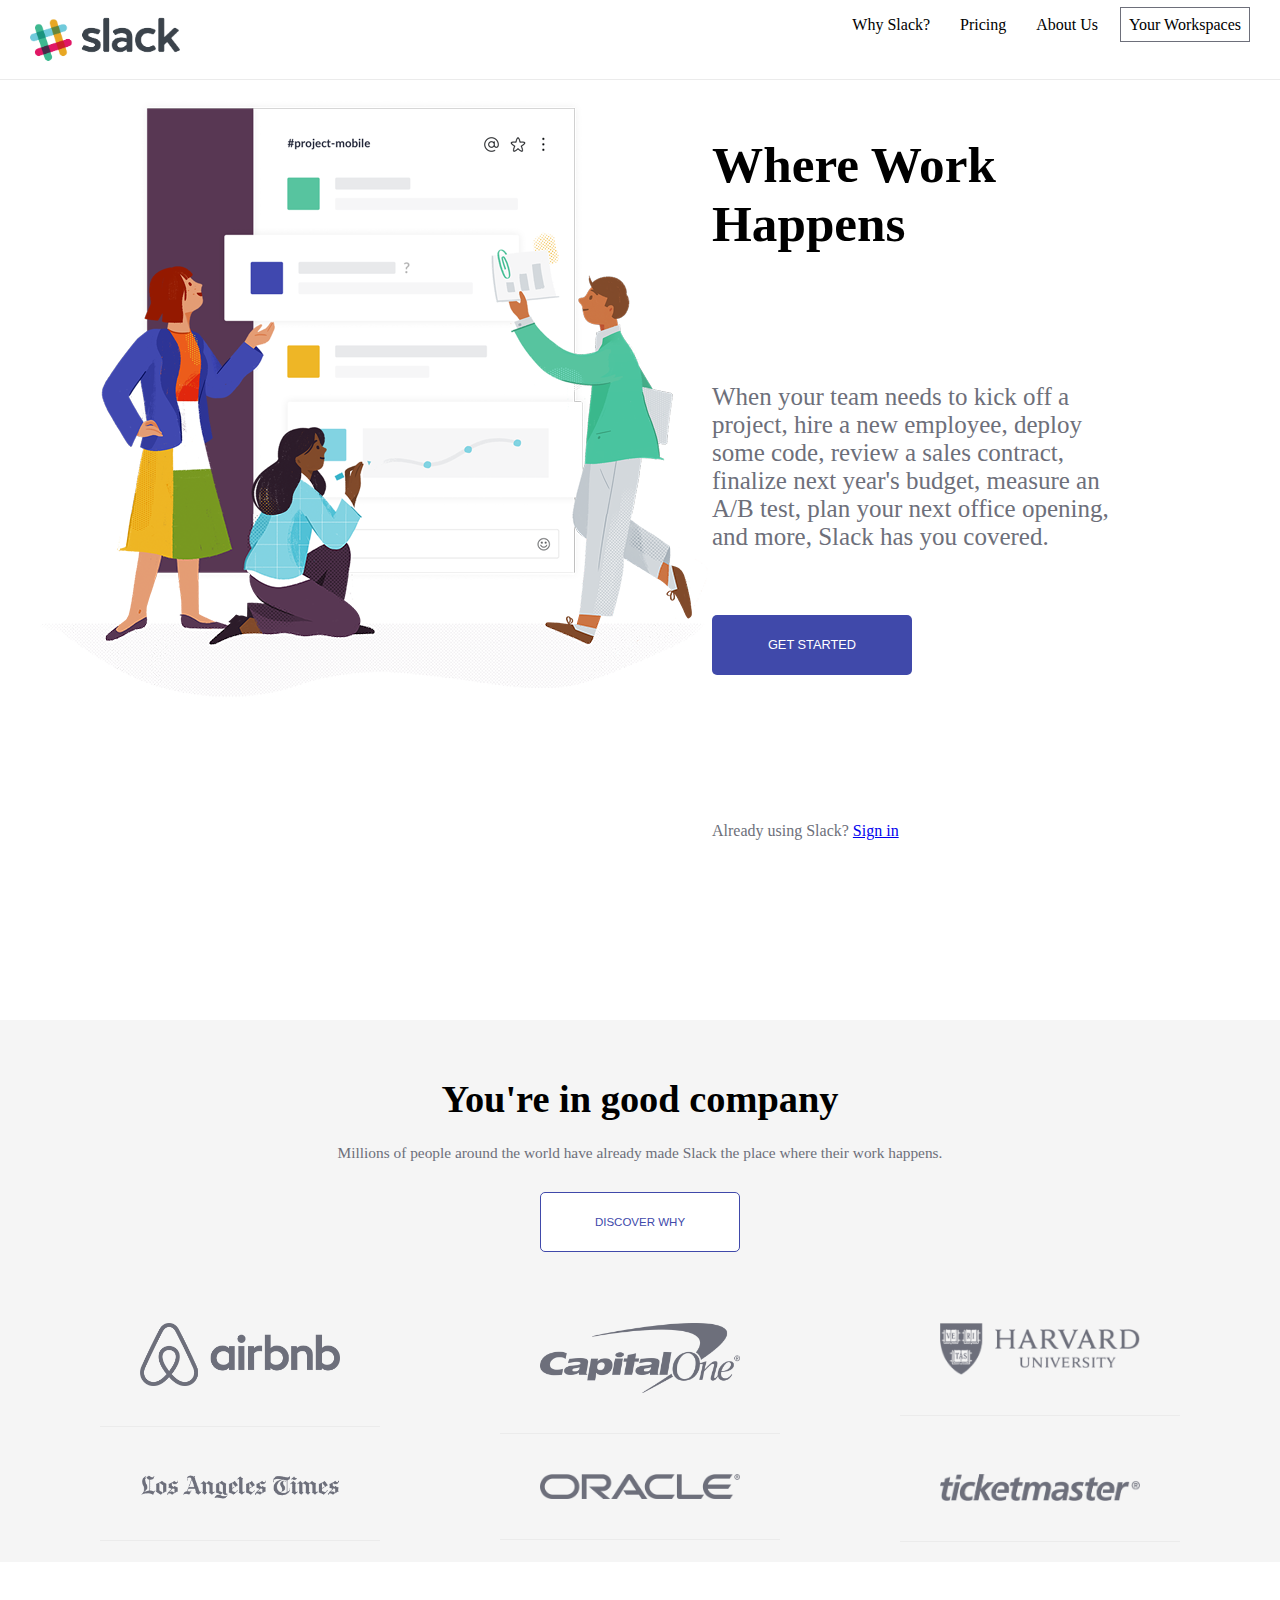
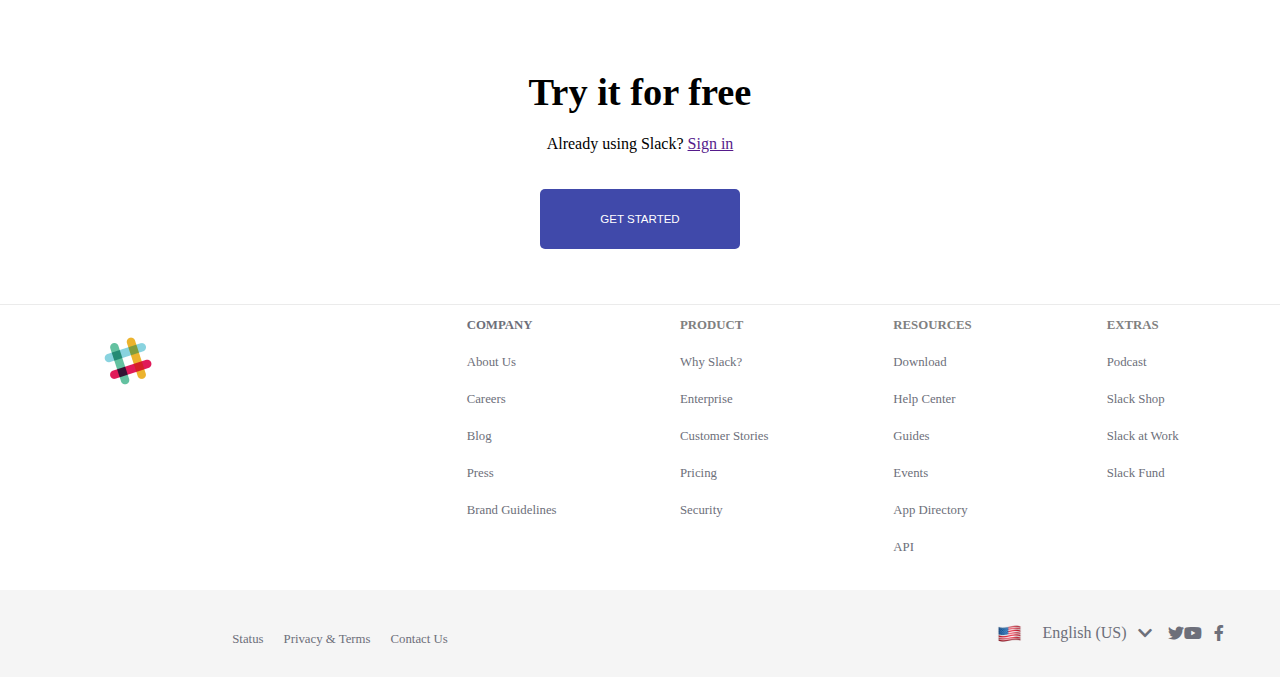
<file: index.html>
<!DOCTYPE html>
<html lang="en">
  <head>
    <meta charset="UTF-8" />
    <meta name="viewport" content="width=device-width, initial-scale=1.0" />
    <meta http-equiv="X-UA-Compatible" content="ie=edge" />

    <link rel="preconnect" href="https://fonts.gstatic.com">
    <link href="https://fonts.googleapis.com/css2?family=Roboto:ital,wght@0,100;0,300;0,400;0,500;0,700;0,900;1,100;1,300;1,400;1,500;1,700;1,900&display=swap" rel="stylesheet"> 

    <!-- link the font awesome CDN -->
    <link
      href="https://use.fontawesome.com/releases/v5.0.1/css/all.css"
      rel="stylesheet"
    />

    <!-- link your styles -->
    <!-- <link rel="stylesheet" href="./stylesheets/style.css" /> -->
    <link rel="stylesheet" href="stylec.css" />
    <title>Where work happens | Slack</title>
  </head>

  <body>
    <nav>
      <img src="./images/slack-logo.png" alt="slack_logo" />
      <ul>
        <li>Why Slack?</li>
        <li>Pricing</li>
        <li>About Us</li>
        <li>Your Workspaces</li>
      </ul>
      <i class="fas fa-bars"></i>
      <i class="fas fa-times"></i>
    </nav>
    <header>
      <!-- <img src="./images/home_talking.png" alt="home_work_happening" /> -->
      <h1>Where Work Happens</h1>
      <p>
        When your team needs to kick off a project, hire a new employee, deploy
        some code, review a sales contract, finalize next year's budget, measure
        an A/B test, plan your next office opening, and more, Slack has you
        covered.
      </p>
      <input type="text" placeholder="Email adress">
      <button type="button" name="button">GET STARTED</button>
      <p>Already using Slack? <a href="#">Sign in</a></p>
      <img src="./images/home_talking.png" alt="home_work_happening" />
    </header>
    <main>
      <div>
        <h2>You're in good company</h2>
        <p>
          Millions of people around the world have already made Slack the place
          where their work happens.
        </p>
        <button>DISCOVER WHY</button>
        <img src="./images/airbnb-logo.png" alt="" />
        <img src="./images/capital-one-logo.png" alt="" />
        <img src="./images/harvard-logo.png" alt="" />
        <img src="./images/los-angeles-times-logo.png" alt="" />
        <img src="./images/oracle-logo.png" alt="" />
        <img src="./images/ticketmaster-logo.png" alt="" />
      </div>
      <div>
        <p>Try it for free</p>
        <p>Already using Slack? <a href="">Sign in</a></p>
        <button type="button" name="button">GET STARTED</button>
      </div>
    </main>
    <footer>
      <div>
        <img src="./images/iso-slack.png" alt="" />
        <ul>
          <li>COMPANY</li>
          <li>About Us</li>
          <li>Careers</li>
          <li>Blog</li>
          <li>Press</li>
          <li>Brand Guidelines</li>
        </ul>
        <ul>
          <li>PRODUCT</li>
          <li>Why Slack?</li>
          <li>Enterprise</li>
          <li>Customer Stories</li>
          <li>Pricing</li>
          <li>Security</li>
        </ul>
        <ul>
          <li>RESOURCES</li>
          <li>Download</li>
          <li>Help Center</li>
          <li>Guides</li>
          <li>Events</li>
          <li>App Directory</li>
          <li>API</li>
        </ul>
        <ul>
          <li>EXTRAS</li>
          <li>Podcast</li>
          <li>Slack Shop</li>
          <li>Slack at Work</li>
          <li>Slack Fund</li>
        </ul>
      </div>
      <div>
        <ul>
          <li>Status</li>
          <li>Privacy & Terms</li>
          <li>Contact Us</li>
        </ul>
        <div>
          <img src="./images/us-flag.png" alt="" />
          <span>English (US)</span>
          <i class="fas fa-chevron-down"></i>
          <i class="fab fa-twitter"></i>
          <i class="fab fa-facebook-f"></i>
          <i class="fab fa-youtube"></i>
        </div>
      </div>
    </footer>
  </body>
</html>
</file>
<file: stylec.css>
body {
  overflow-x: hidden;
  margin: 0;
}
body nav {
  display: grid;
  grid-template-columns: 1fr 1fr;
  grid-template-areas: "slack-logo burguer-menu";
  position: sticky;
  top: 0;
  background-color: white;
  padding-right: 30px;
  padding-left: 30px;
  border-bottom: solid 1px #ebebeb;
}
body nav img {
  width: 150px;
  grid-area: slack-logo;
}
body nav ul {
  display: none;
}
body nav .fas.fa-bars {
  font-size: 53px;
  text-align: right;
  grid-area: burguer-menu;
  color: #6d6f7a;
}
body nav .fas.fa-times {
  display: none;
}
body header {
  padding-left: 30px;
}
body header h1 {
  font-size: 8.5vw;
  width: 400px;
}
body header p:nth-child(2) {
  min-width: 600px;
  font-size: 4.02vw;
  color: #6d6f7a;
}
body header input {
  display: block;
  width: 600px;
  height: 60px;
  border-radius: 5px;
  font-size: 3.5vw;
  border: solid 1px #ebebeb;
}
body header button {
  background: #4049aa;
  margin: 0 auto;
  width: 80%;
  height: 70px;
  color: white;
  width: 600px;
  height: 60px;
  margin-top: 20px;
  border-radius: 5px;
  font-size: 3.5vw;
  border: none;
}
body header p:nth-child(5) {
  text-align: center;
  padding-right: 99px;
  color: #6d6f7a;
}
body header img {
  margin-top: 30px;
}
body main {
  background-color: #f5f5f5;
}
body main div:nth-child(1) {
  display: grid;
  grid-template-columns: 1fr;
}
body main div:nth-child(1) h2 {
  text-align: center;
  font-size: 6vw;
  margin-bottom: 23px;
}
body main div:nth-child(1) p {
  text-align: center;
  width: 70%;
  font-size: 4vw;
  margin: 0 auto;
  color: #6d6f7a;
}
body main div:nth-child(1) button {
  background: white;
  margin: 0 auto;
  width: 80%;
  height: 70px;
  color: white;
  width: 600px;
  height: 60px;
  margin-top: 20px;
  border-radius: 5px;
  font-size: 3.5vw;
  border: none;
  border: solid 1px #4049aa;
  color: #4049aa;
}
body main div:nth-child(1) img {
  width: 300px;
  margin: 0 auto;
  padding: 40px;
  border-bottom: solid 1px #ebebeb;
}
body main div:nth-child(1) img:nth-child(4) {
  margin-top: 55px;
}
body main div:nth-child(2) {
  background-color: white;
  display: grid;
  grid-template-columns: 1fr;
  border-bottom: solid 1px #ebebeb;
}
body main div:nth-child(2) p:nth-child(1) {
  text-align: center;
  font-weight: bold;
  font-size: 5vw;
  padding-top: 70px;
  margin-bottom: 5px;
}
body main div:nth-child(2) p:nth-child(2) {
  text-align: center;
}
body main div:nth-child(2) button {
  background: #4049aa;
  margin: 0 auto;
  width: 80%;
  height: 70px;
  color: white;
  width: 600px;
  height: 60px;
  margin-top: 20px;
  border-radius: 5px;
  font-size: 3.5vw;
  border: none;
  color: white;
  margin-bottom: 20px;
}
body footer div:nth-child(1) {
  display: grid;
  grid-template-columns: 1fr 1fr;
  grid-template-areas: "slack-logo slack-logo" "company product" "resources extras";
  font-size: 5vw;
}
body footer div:nth-child(1) ul {
  list-style: none;
}
body footer div:nth-child(1) ul li {
  margin: 0 0 22px 0;
  color: #6d6f7a;
}
body footer div:nth-child(1) img {
  grid-area: slack-logo;
}
body footer div:nth-child(1) ul:nth-child(2) {
  grid-area: company;
}
body footer div:nth-child(1) ul:nth-child(2) li:nth-child(1) {
  font-weight: bold;
  color: #6d6f7a;
}
body footer div:nth-child(1) ul:nth-child(3) {
  grid-area: product;
}
body footer div:nth-child(1) ul:nth-child(3) li:nth-child(1) {
  font-weight: bold;
  color: grey;
}
body footer div:nth-child(1) ul:nth-child(4) {
  grid-area: resources;
}
body footer div:nth-child(1) ul:nth-child(4) li:nth-child(1) {
  font-weight: bold;
  color: grey;
}
body footer div:nth-child(1) ul:nth-child(5) {
  grid-area: extras;
}
body footer div:nth-child(1) ul:nth-child(5) li:nth-child(1) {
  font-weight: bold;
  color: grey;
}
body footer div:nth-child(2) {
  background-color: #f5f5f5;
}
body footer div:nth-child(2) ul {
  display: flex;
  justify-content: center;
  font-weight: bold;
  color: #6d6f7a;
  font-size: 3vw;
  padding-top: 29px;
  margin-bottom: 30px;
}
body footer div:nth-child(2) ul li {
  display: inline;
  margin: 0 20px;
}
body footer div:nth-child(2) div {
  display: grid;
  grid-template-columns: 1fr 1fr 1fr;
  grid-template-columns: 1fr 107px 1fr;
  grid-template-areas: "flag language arrow-down" "twitter facebook youtube";
  justify-items: center;
  color: #6d6f7a;
}
body footer div:nth-child(2) div img {
  grid-area: flag;
  width: 25px;
  justify-self: end;
  margin-right: 9px;
}
body footer div:nth-child(2) div span {
  grid-area: language;
  place-self: center;
}
body footer div:nth-child(2) div i.fas.fa-chevron-down {
  grid-area: arrow-down;
  justify-self: start;
}
body footer div:nth-child(2) div i.fab.fa-twitter {
  grid-area: twitter;
  justify-self: end;
  margin-top: 30px;
}
body footer div:nth-child(2) div i.fab.fa-facebook-f {
  grid-area: facebook;
  margin-top: 30px;
}
body footer div:nth-child(2) div i.fab.fa-youtube {
  grid-area: youtube;
  justify-self: start;
  margin-top: 30px;
}

@media (min-width: 1024px) {
  body nav {
    grid-template-areas: "slack-logo menu";
  }
  body nav .fas.fa-bars {
    display: none;
  }
  body nav ul {
    list-style-type: none;
    justify-self: end;
    display: block;
    grid-area: menu;
  }
  body nav ul li {
    display: inline;
    margin-left: 10px;
    padding: 8px;
  }
  body nav ul li:nth-child(4) {
    border: solid 1px #6d6f7a;
  }
  body header {
    display: grid;
    grid-template-columns: 2fr 3fr;
    grid-template-rows: 2fr 2fr 2fr 1fr;
    height: 100vh;
    max-width: 1200px;
    margin: 0 auto;
    padding: 20px 0;
    grid-auto-rows: auto;
    grid-auto-rows: auto fit-content(50px) auto;
  }
  body header h1 {
    grid-column: 2;
    grid-row: 1;
    font-size: 4.5vw;
    font-size: 4vw;
    max-width: 675px;
  }
  body header p:nth-child(2) {
    grid-column: 2;
    grid-row: 2;
    overflow-wrap: break-word;
    font-size: fit-width;
    width: 100%;
    font-size: 1.7vw;
    font-size: 1vw;
    max-width: 400px;
    font-size: 25px;
    min-width: 10px;
  }
  body header input {
    grid-column: 2;
    grid-row: 3;
    width: 80%;
    height: 40px;
    font-size: 2.5vw;
    font-size: 1.5vw;
    margin-bottom: 20px;
    display: none;
    margin-top: -56px;
    display: none;
  }
  body header button {
    grid-column: 2;
    grid-row: 3;
    width: 61%;
    height: 40px;
    font-size: 2.5vw;
    margin: 0;
    grid-row: 3;
    margin: 0;
    font-size: 2.5vw;
    width: 24%;
    font-size: 1.5vw;
    width: 200px;
    height: 60px;
    font-size: 1vw;
  }
  body header p:nth-child(5) {
    grid-column: 2;
    grid-row: 4;
    text-align: left;
    grid-row: 3;
    text-align: left;
    grid-row: 4;
    margin-top: -50px;
  }
  body header img {
    grid-column: 1;
    grid-row: 1/span 4;
    margin-top: 0;
  }
  body main div:nth-child(1) {
    grid-template-columns: repeat(3, 1fr);
    grid-template-areas: "title title title" "paragraph paragraph paragraph" "button button button" "airbnb capital-one hardvard" "angeles oracle ticketmaster";
    max-width: 1200px;
    margin: 0 auto;
    padding: 25px;
    padding-bottom: 20px;
  }
  body main div:nth-child(1) h2 {
    grid-area: title;
    font-size: 5vw;
    font-size: 3vw;
  }
  body main div:nth-child(1) p {
    grid-area: paragraph;
    font-size: 1.6vw;
    font-size: 1.2vw;
  }
  body main div:nth-child(1) button {
    grid-area: button;
    margin-bottom: 31px;
    margin-top: 30px;
    font-size: 2.5vw;
    width: 24%;
    font-size: 1.5vw;
    width: 200px;
    height: 60px;
    font-size: 0.9vw;
  }
  body main div:nth-child(1) img {
    width: 200px;
  }
  body main div:nth-child(1) img:nth-child(4) {
    grid-area: airbnb;
    margin-top: 0px;
  }
  body main div:nth-child(1) img:nth-child(5) {
    grid-area: capital-one;
  }
  body main div:nth-child(1) img:nth-child(6) {
    grid-area: hardvard;
  }
  body main div:nth-child(1) img:nth-child(7) {
    grid-area: angeles;
  }
  body main div:nth-child(1) img:nth-child(8) {
    grid-area: oracle;
  }
  body main div:nth-child(1) img:nth-child(9) {
    grid-area: ticketmaster;
  }
  body main div:nth-child(2) p:nth-child(1) {
    font-size: 3.5vw;
    font-size: 3vw;
  }
  body main div:nth-child(2) button {
    width: 200px;
    font-size: 1.5vw;
    margin-bottom: 55px;
    font-size: 0.9vw;
  }
  body footer div:nth-child(1) {
    grid-template-columns: 2fr 1fr 1fr 1fr 1fr;
    grid-template-areas: "slack-logo company product resources extras";
  }
  body footer div:nth-child(1) img {
    width: 110px;
    margin-left: 75px;
  }
  body footer div:nth-child(1) ul {
    font-size: 1.3vw;
    font-size: 1vw;
  }
  body footer div:nth-child(2) {
    display: grid;
    grid-template-columns: 1fr 1fr;
    grid-template-areas: "status language";
  }
  body footer div:nth-child(2) ul {
    font-size: 2vw;
    grid-area: status;
    font-size: 1.5vw;
    font-weight: normal;
    font-size: 1vw;
  }
  body footer div:nth-child(2) ul li {
    margin: 0 10px;
  }
  body footer div:nth-child(2) div {
    grid-area: language;
    display: grid;
    grid-template-areas: "flag language arrow-down twitter youtube facebook";
    grid-template-columns: 30px 107px 23px 23px 23px 23px;
    justify-self: end;
    padding-right: 50px;
  }
  body footer div:nth-child(2) div img {
    align-self: center;
  }
  body footer div:nth-child(2) div span {
    align-self: center;
  }
  body footer div:nth-child(2) div i.fab.fa-twitter {
    align-self: center;
    margin-top: 0px;
  }
  body footer div:nth-child(2) div i.fab.fa-youtube {
    align-self: center;
    margin-top: 0px;
  }
  body footer div:nth-child(2) div i.fab.fa-facebook-f {
    align-self: center;
    margin-top: 0px;
  }
  body footer div:nth-child(2) div i.fas.fa-chevron-down {
    align-self: center;
  }
}
@media (min-width: 960px) and (max-width: 1024px) {
  body main div:nth-child(1) {
    grid-template-columns: repeat(3, 1fr);
    grid-template-areas: "title title title" "paragraph paragraph paragraph" "button button button" "airbnb capital-one hardvard" "angeles oracle ticketmaster";
  }
  body main div:nth-child(1) h2 {
    grid-area: title;
    font-size: 5vw;
  }
  body main div:nth-child(1) p {
    grid-area: paragraph;
    font-size: 1.6vw;
  }
  body main div:nth-child(1) button {
    grid-area: button;
    margin-bottom: 31px;
    margin-top: 30px;
    font-size: 2.5vw;
    width: 24%;
  }
  body main div:nth-child(1) img {
    width: 200px;
  }
  body main div:nth-child(1) img:nth-child(4) {
    grid-area: airbnb;
    margin-top: 0px;
  }
  body main div:nth-child(1) img:nth-child(5) {
    grid-area: capital-one;
  }
  body main div:nth-child(1) img:nth-child(6) {
    grid-area: hardvard;
  }
  body main div:nth-child(1) img:nth-child(7) {
    grid-area: angeles;
  }
  body main div:nth-child(1) img:nth-child(8) {
    grid-area: oracle;
  }
  body main div:nth-child(1) img:nth-child(9) {
    grid-area: ticketmaster;
  }
  body footer div:nth-child(1) {
    grid-template-columns: 110px 1fr 1fr 1fr 1fr;
    grid-template-areas: "slack-logo company product resources extras";
  }
  body footer div:nth-child(1) img {
    width: 110px;
  }
  body footer div:nth-child(1) ul {
    font-size: 2.4vw;
  }
  body footer div:nth-child(2) {
    display: grid;
    grid-template-columns: 1fr 1fr;
    grid-template-areas: "status language";
  }
  body footer div:nth-child(2) ul {
    font-size: 2vw;
    grid-area: status;
  }
  body footer div:nth-child(2) ul li {
    margin: 0 10px;
  }
  body footer div:nth-child(2) div {
    grid-area: language;
    display: grid;
    grid-template-areas: "flag language arrow-down twitter youtube facebook";
    grid-template-columns: 30px 107px 23px 23px 23px 23px;
    justify-self: end;
    padding-right: 50px;
  }
  body footer div:nth-child(2) div img {
    align-self: center;
  }
  body footer div:nth-child(2) div span {
    align-self: center;
  }
  body footer div:nth-child(2) div i.fab.fa-twitter {
    align-self: center;
    margin-top: 0px;
  }
  body footer div:nth-child(2) div i.fab.fa-youtube {
    align-self: center;
    margin-top: 0px;
  }
  body footer div:nth-child(2) div i.fab.fa-facebook-f {
    align-self: center;
    margin-top: 0px;
  }
  body footer div:nth-child(2) div i.fas.fa-chevron-down {
    align-self: center;
  }
}
@media (min-width: 767px) and (max-width: 961px) {
  body header h1 {
    width: 850px;
  }
  body header p:nth-child(2) {
    width: 850px;
    font-size: 2.6vw;
  }
  body header input {
    display: inline;
    width: 40%;
  }
  body header button {
    width: 30%;
    display: inline;
    margin-left: 20px;
  }
  body header img {
    width: 60%;
    margin: 30px auto;
    display: block;
  }
  body main div:nth-child(1) {
    grid-template-columns: 1fr 1fr;
    grid-template-areas: "title title" "paragraph paragraph" "button button" "airbnb capital-one" "hardvard angeles" "oracle ticketmaster";
  }
  body main div:nth-child(1) h2 {
    grid-area: title;
    font-size: 5vw;
  }
  body main div:nth-child(1) p {
    grid-area: paragraph;
    font-size: 1.6vw;
  }
  body main div:nth-child(1) button {
    grid-area: button;
    margin-bottom: 31px;
    margin-top: 30px;
    font-size: 2.5vw;
    width: 24%;
  }
  body main div:nth-child(1) img:nth-child(4) {
    grid-area: airbnb;
    margin-top: 0px;
  }
  body main div:nth-child(1) img:nth-child(5) {
    grid-area: capital-one;
  }
  body main div:nth-child(1) img:nth-child(6) {
    grid-area: hardvard;
  }
  body main div:nth-child(1) img:nth-child(7) {
    grid-area: angeles;
  }
  body main div:nth-child(1) img:nth-child(8) {
    grid-area: oracle;
  }
  body main div:nth-child(1) img:nth-child(9) {
    grid-area: ticketmaster;
  }
  body main div:nth-child(2) {
    grid-template-columns: 213px;
    grid-template-areas: "title button" "paragraph .";
    padding: 30px;
  }
  body main div:nth-child(2) p:nth-child(1) {
    font-size: 3vw;
    grid-area: title;
    padding-top: 0;
    margin-bottom: 0;
    text-align: inherit;
  }
  body main div:nth-child(2) p:nth-child(2) {
    grid-area: paragraph;
  }
  body main div:nth-child(2) button {
    width: 283px;
    height: 40px;
    font-size: 2.2vw;
    grid-area: button;
    justify-self: end;
    margin: 0;
    align-self: end;
  }
  body footer div:nth-child(1) {
    grid-template-columns: 110px 1fr 1fr 1fr 1fr;
    grid-template-areas: "slack-logo company product resources extras";
  }
  body footer div:nth-child(1) img {
    width: 110px;
  }
  body footer div:nth-child(1) ul {
    font-size: 2.4vw;
  }
  body footer div:nth-child(2) {
    display: grid;
    grid-template-columns: 1fr 1fr;
    grid-template-areas: "status language";
  }
  body footer div:nth-child(2) ul {
    font-size: 2vw;
    grid-area: status;
  }
  body footer div:nth-child(2) ul li {
    margin: 0 10px;
  }
  body footer div:nth-child(2) div {
    grid-area: language;
    display: grid;
    grid-template-areas: "flag language arrow-down twitter youtube facebook";
    grid-template-columns: 30px 107px 23px 23px 23px 23px;
    justify-self: end;
    padding-right: 50px;
  }
  body footer div:nth-child(2) div img {
    align-self: center;
  }
  body footer div:nth-child(2) div span {
    align-self: center;
  }
  body footer div:nth-child(2) div i.fab.fa-twitter {
    align-self: center;
    margin-top: 0px;
  }
  body footer div:nth-child(2) div i.fab.fa-youtube {
    align-self: center;
    margin-top: 0px;
  }
  body footer div:nth-child(2) div i.fab.fa-facebook-f {
    align-self: center;
    margin-top: 0px;
  }
  body footer div:nth-child(2) div i.fas.fa-chevron-down {
    align-self: center;
  }
}

/*# sourceMappingURL=stylec.css.map */
</file>
